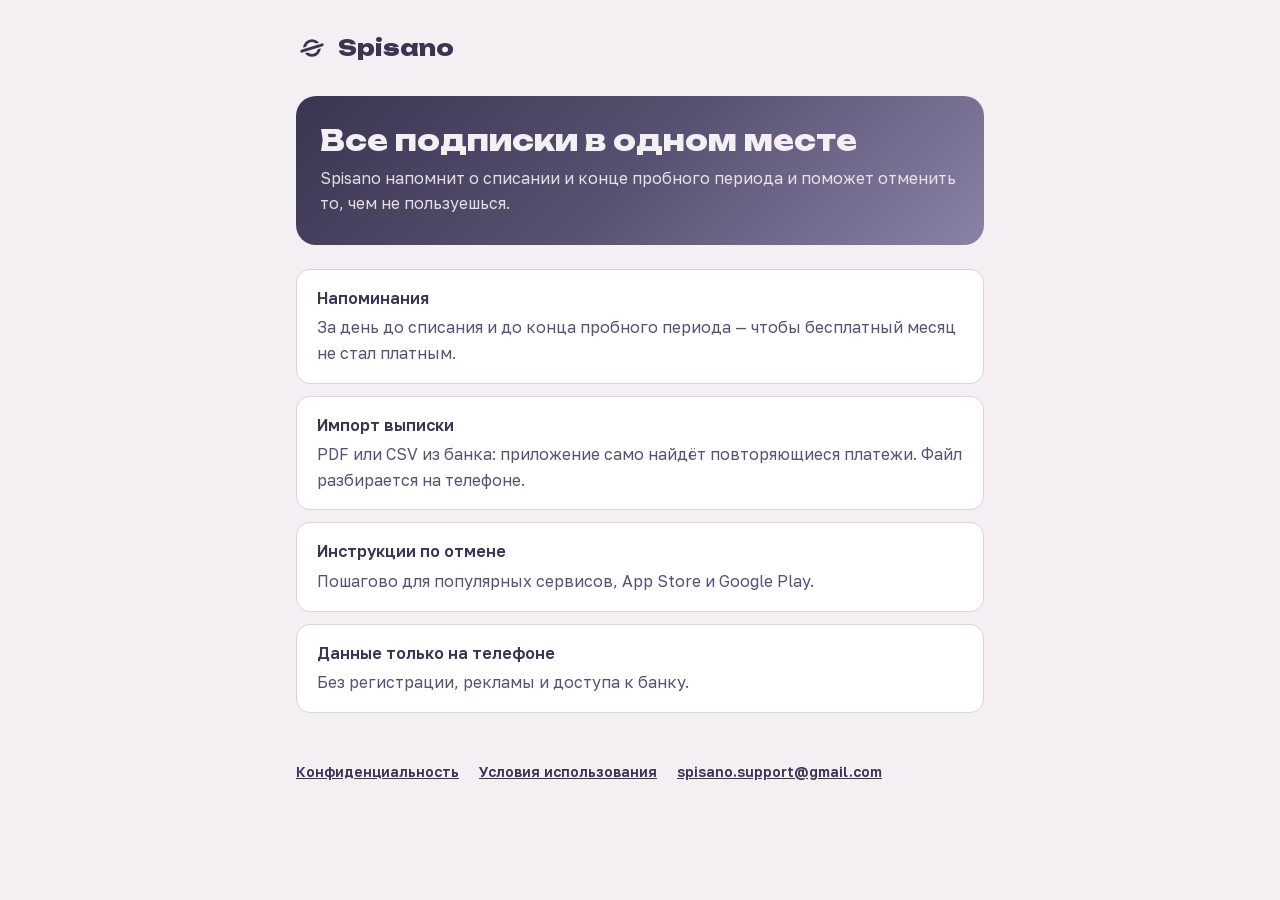
<file: index.html>
<!doctype html>
<html lang="ru">
<head>
  <meta charset="utf-8">
  <meta name="viewport" content="width=device-width, initial-scale=1">
  <title>Spisano — трекер подписок</title>
  <meta name="description" content="Все подписки в одном месте: напоминания о списаниях и концах пробного периода, импорт выписки и инструкции по отмене.">
  <link rel="stylesheet" href="style.css">
</head>
<body>
<main>
  <a class="brand" href="./">
    <svg viewBox="0 0 100 100" aria-hidden="true"><defs><mask id="m"><rect width="100" height="100" fill="#fff"/><line x1="18" y1="60" x2="82" y2="40" stroke="#000" stroke-width="19" stroke-linecap="round"/></mask></defs><circle cx="50" cy="50" r="23" fill="none" stroke="currentColor" stroke-width="9" mask="url(#m)"/><line x1="18" y1="60" x2="82" y2="40" stroke="currentColor" stroke-width="9" stroke-linecap="round"/></svg>
    <span>Spisano</span>
  </a>

  <section class="hero">
    <h1>Все подписки в одном месте</h1>
    <p>Spisano напомнит о списании и конце пробного периода и поможет отменить то, чем не пользуешься.</p>
  </section>

  <div class="card"><b>Напоминания</b><p>За день до списания и до конца пробного периода — чтобы бесплатный месяц не стал платным.</p></div>
  <div class="card"><b>Импорт выписки</b><p>PDF или CSV из банка: приложение само найдёт повторяющиеся платежи. Файл разбирается на телефоне.</p></div>
  <div class="card"><b>Инструкции по отмене</b><p>Пошагово для популярных сервисов, App Store и Google Play.</p></div>
  <div class="card"><b>Данные только на телефоне</b><p>Без регистрации, рекламы и доступа к банку.</p></div>

  <footer>
    <a href="privacy.html">Конфиденциальность</a>
    <a href="terms.html">Условия использования</a>
    <a href="mailto:spisano.support@gmail.com">spisano.support@gmail.com</a>
  </footer>
</main>
</body>
</html>
</file>
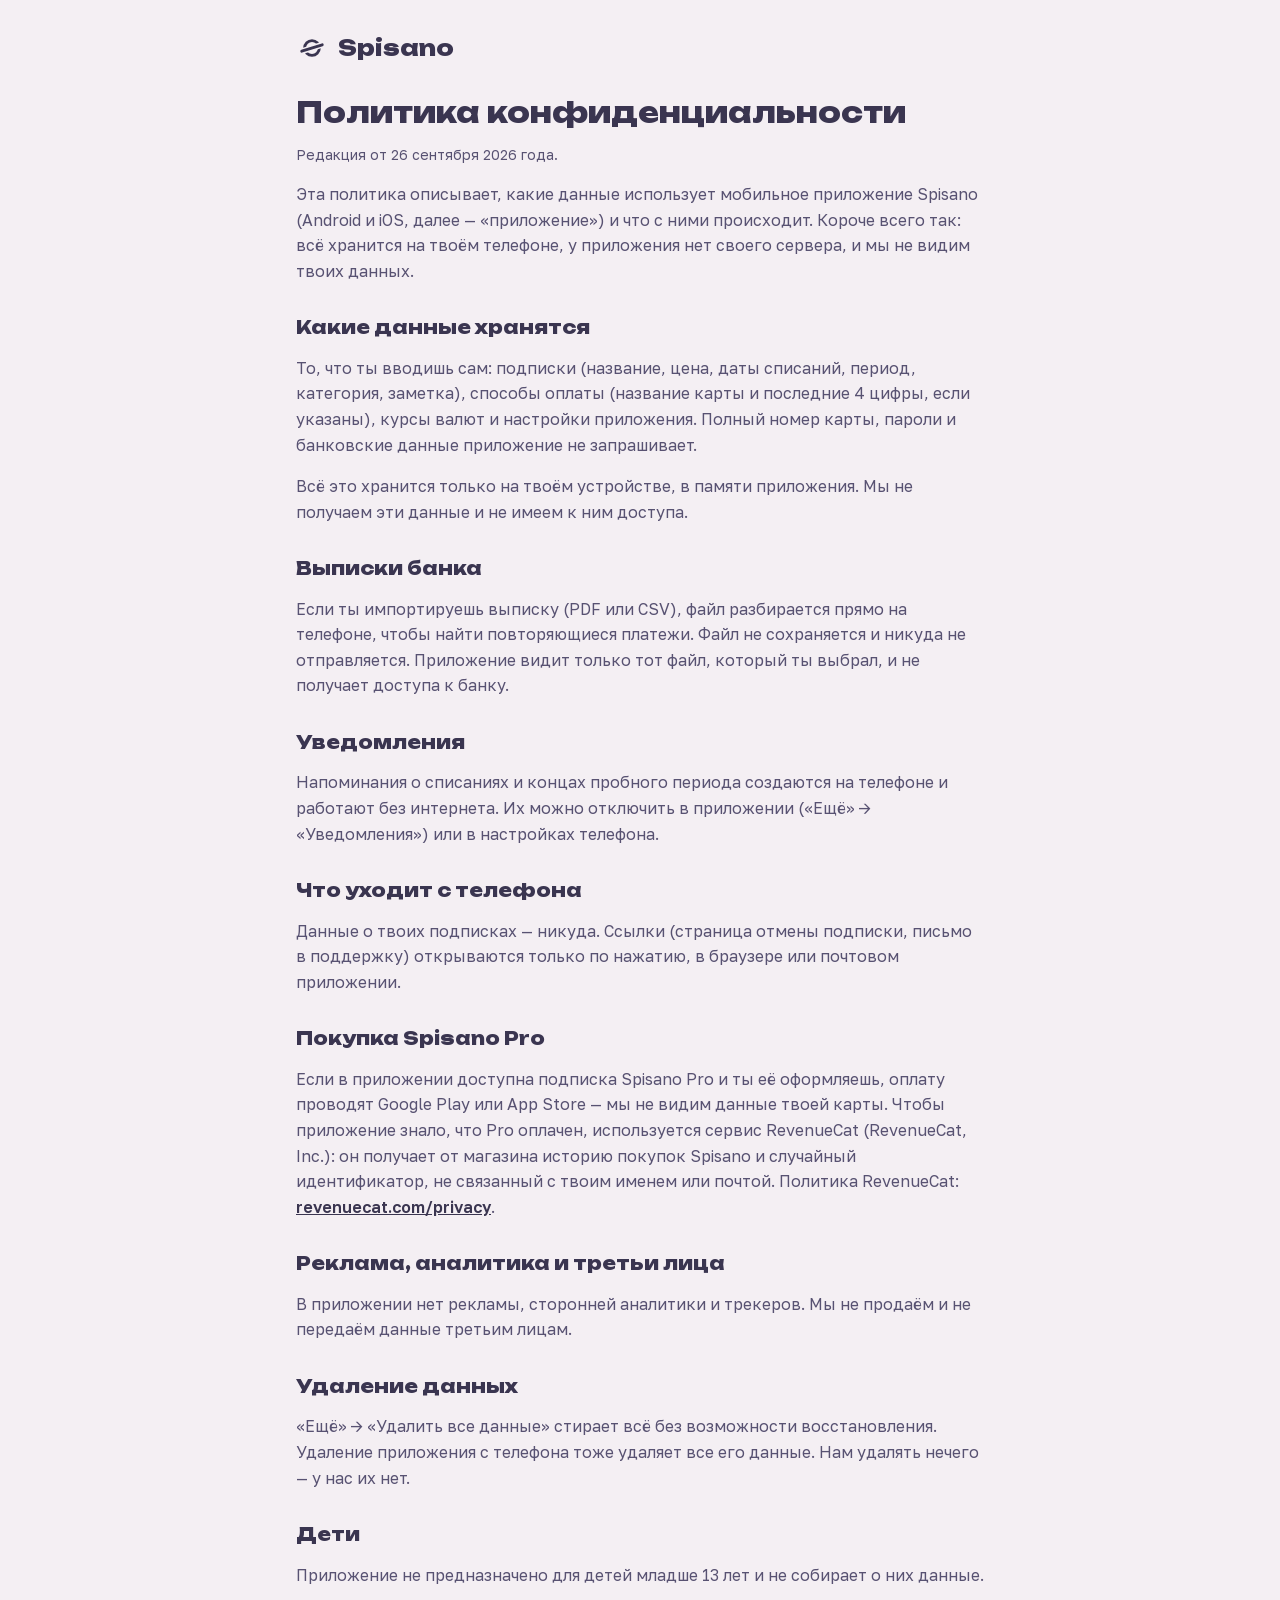
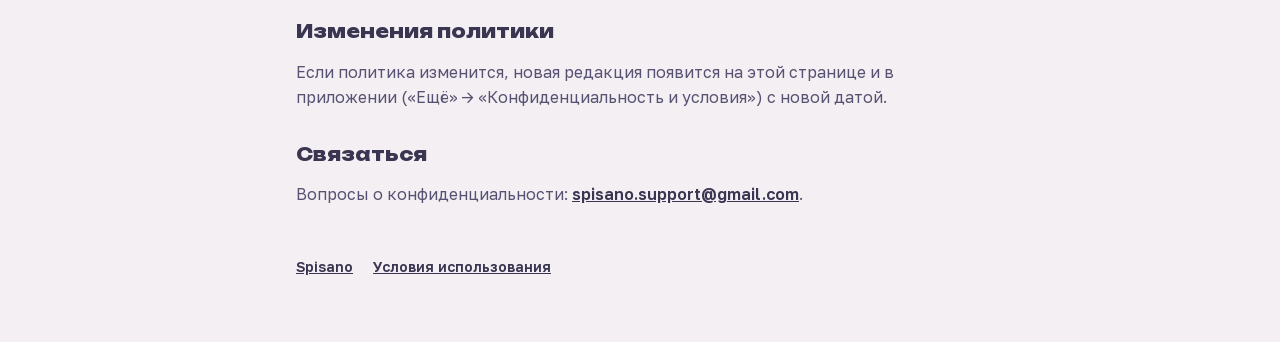
<file: privacy.html>
<!doctype html>
<html lang="ru">
<head>
  <meta charset="utf-8">
  <meta name="viewport" content="width=device-width, initial-scale=1">
  <title>Политика конфиденциальности — Spisano</title>
  <link rel="stylesheet" href="style.css">
</head>
<body>
<main>
  <a class="brand" href="./">
    <svg viewBox="0 0 100 100" aria-hidden="true"><defs><mask id="m"><rect width="100" height="100" fill="#fff"/><line x1="18" y1="60" x2="82" y2="40" stroke="#000" stroke-width="19" stroke-linecap="round"/></mask></defs><circle cx="50" cy="50" r="23" fill="none" stroke="currentColor" stroke-width="9" mask="url(#m)"/><line x1="18" y1="60" x2="82" y2="40" stroke="currentColor" stroke-width="9" stroke-linecap="round"/></svg>
    <span>Spisano</span>
  </a>

  <h1>Политика конфиденциальности</h1>
  <p class="updated">Редакция от 26 сентября 2026 года.</p>

  <p>Эта политика описывает, какие данные использует мобильное приложение Spisano (Android и iOS, далее — «приложение») и что с ними происходит. Короче всего так: всё хранится на твоём телефоне, у приложения нет своего сервера, и мы не видим твоих данных.</p>

  <h2>Какие данные хранятся</h2>
  <p>То, что ты вводишь сам: подписки (название, цена, даты списаний, период, категория, заметка), способы оплаты (название карты и последние 4 цифры, если указаны), курсы валют и настройки приложения. Полный номер карты, пароли и банковские данные приложение не запрашивает.</p>
  <p>Всё это хранится только на твоём устройстве, в памяти приложения. Мы не получаем эти данные и не имеем к ним доступа.</p>

  <h2>Выписки банка</h2>
  <p>Если ты импортируешь выписку (PDF или CSV), файл разбирается прямо на телефоне, чтобы найти повторяющиеся платежи. Файл не сохраняется и никуда не отправляется. Приложение видит только тот файл, который ты выбрал, и не получает доступа к банку.</p>

  <h2>Уведомления</h2>
  <p>Напоминания о списаниях и концах пробного периода создаются на телефоне и работают без интернета. Их можно отключить в приложении («Ещё» → «Уведомления») или в настройках телефона.</p>

  <h2>Что уходит с телефона</h2>
  <p>Данные о твоих подписках — никуда. Ссылки (страница отмены подписки, письмо в поддержку) открываются только по нажатию, в браузере или почтовом приложении.</p>

  <h2>Покупка Spisano Pro</h2>
  <p>Если в приложении доступна подписка Spisano Pro и ты её оформляешь, оплату проводят Google Play или App Store — мы не видим данные твоей карты. Чтобы приложение знало, что Pro оплачен, используется сервис RevenueCat (RevenueCat, Inc.): он получает от магазина историю покупок Spisano и случайный идентификатор, не связанный с твоим именем или почтой. Политика RevenueCat: <a href="https://www.revenuecat.com/privacy">revenuecat.com/privacy</a>.</p>

  <h2>Реклама, аналитика и третьи лица</h2>
  <p>В приложении нет рекламы, сторонней аналитики и трекеров. Мы не продаём и не передаём данные третьим лицам.</p>

  <h2>Удаление данных</h2>
  <p>«Ещё» → «Удалить все данные» стирает всё без возможности восстановления. Удаление приложения с телефона тоже удаляет все его данные. Нам удалять нечего — у нас их нет.</p>

  <h2>Дети</h2>
  <p>Приложение не предназначено для детей младше 13 лет и не собирает о них данные.</p>

  <h2>Изменения политики</h2>
  <p>Если политика изменится, новая редакция появится на этой странице и в приложении («Ещё» → «Конфиденциальность и условия») с новой датой.</p>

  <h2>Связаться</h2>
  <p>Вопросы о конфиденциальности: <a href="mailto:spisano.support@gmail.com">spisano.support@gmail.com</a>.</p>

  <footer>
    <a href="./">Spisano</a>
    <a href="terms.html">Условия использования</a>
  </footer>
</main>
</body>
</html>
</file>
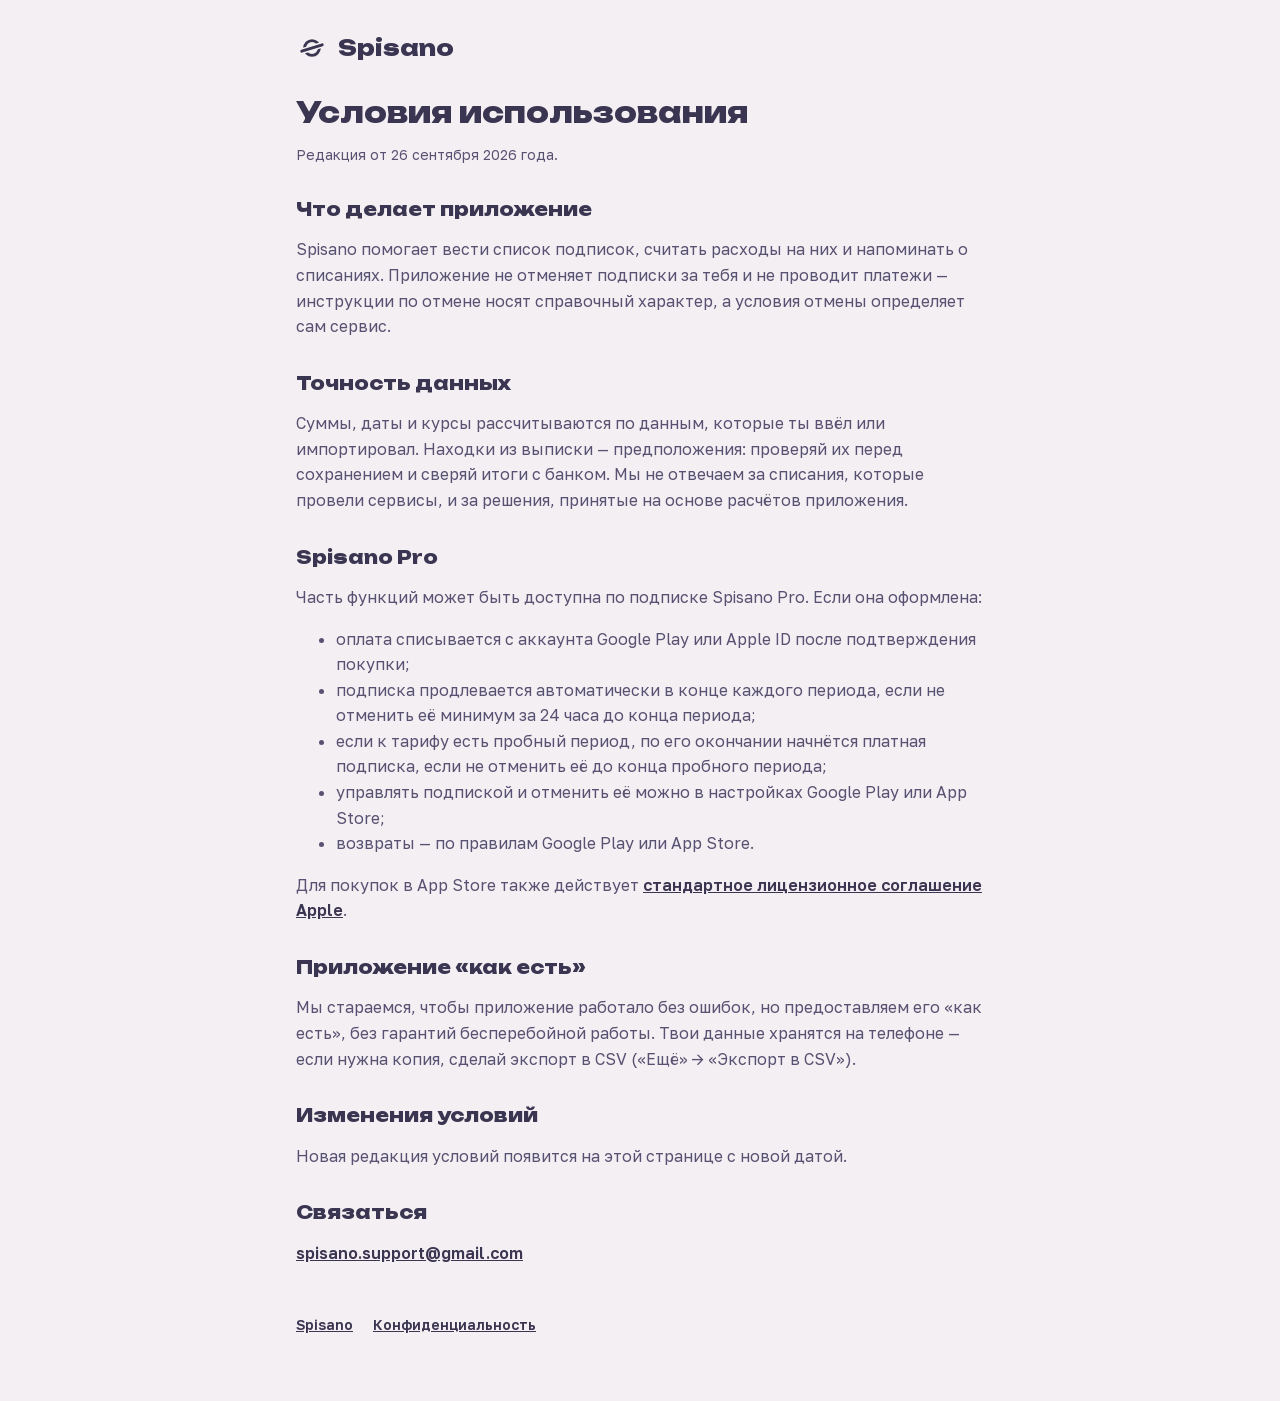
<file: terms.html>
<!doctype html>
<html lang="ru">
<head>
  <meta charset="utf-8">
  <meta name="viewport" content="width=device-width, initial-scale=1">
  <title>Условия использования — Spisano</title>
  <link rel="stylesheet" href="style.css">
</head>
<body>
<main>
  <a class="brand" href="./">
    <svg viewBox="0 0 100 100" aria-hidden="true"><defs><mask id="m"><rect width="100" height="100" fill="#fff"/><line x1="18" y1="60" x2="82" y2="40" stroke="#000" stroke-width="19" stroke-linecap="round"/></mask></defs><circle cx="50" cy="50" r="23" fill="none" stroke="currentColor" stroke-width="9" mask="url(#m)"/><line x1="18" y1="60" x2="82" y2="40" stroke="currentColor" stroke-width="9" stroke-linecap="round"/></svg>
    <span>Spisano</span>
  </a>

  <h1>Условия использования</h1>
  <p class="updated">Редакция от 26 сентября 2026 года.</p>

  <h2>Что делает приложение</h2>
  <p>Spisano помогает вести список подписок, считать расходы на них и напоминать о списаниях. Приложение не отменяет подписки за тебя и не проводит платежи — инструкции по отмене носят справочный характер, а условия отмены определяет сам сервис.</p>

  <h2>Точность данных</h2>
  <p>Суммы, даты и курсы рассчитываются по данным, которые ты ввёл или импортировал. Находки из выписки — предположения: проверяй их перед сохранением и сверяй итоги с банком. Мы не отвечаем за списания, которые провели сервисы, и за решения, принятые на основе расчётов приложения.</p>

  <h2>Spisano Pro</h2>
  <p>Часть функций может быть доступна по подписке Spisano Pro. Если она оформлена:</p>
  <ul>
    <li>оплата списывается с аккаунта Google Play или Apple ID после подтверждения покупки;</li>
    <li>подписка продлевается автоматически в конце каждого периода, если не отменить её минимум за 24 часа до конца периода;</li>
    <li>если к тарифу есть пробный период, по его окончании начнётся платная подписка, если не отменить её до конца пробного периода;</li>
    <li>управлять подпиской и отменить её можно в настройках Google Play или App Store;</li>
    <li>возвраты — по правилам Google Play или App Store.</li>
  </ul>
  <p>Для покупок в App Store также действует <a href="https://www.apple.com/legal/internet-services/itunes/dev/stdeula/">стандартное лицензионное соглашение Apple</a>.</p>

  <h2>Приложение «как есть»</h2>
  <p>Мы стараемся, чтобы приложение работало без ошибок, но предоставляем его «как есть», без гарантий бесперебойной работы. Твои данные хранятся на телефоне — если нужна копия, сделай экспорт в CSV («Ещё» → «Экспорт в CSV»).</p>

  <h2>Изменения условий</h2>
  <p>Новая редакция условий появится на этой странице с новой датой.</p>

  <h2>Связаться</h2>
  <p><a href="mailto:spisano.support@gmail.com">spisano.support@gmail.com</a></p>

  <footer>
    <a href="./">Spisano</a>
    <a href="privacy.html">Конфиденциальность</a>
  </footer>
</main>
</body>
</html>
</file>
<file: style.css>
/* Сайт Spisano: цвета и шрифты — из design/tokens.json приложения. */
@font-face { font-family: "Unbounded"; font-weight: 800; src: url("fonts/Unbounded-ExtraBold.ttf") format("truetype"); font-display: swap; }
@font-face { font-family: "Golos Text"; font-weight: 400; src: url("fonts/GolosText-Regular.ttf") format("truetype"); font-display: swap; }
@font-face { font-family: "Golos Text"; font-weight: 600; src: url("fonts/GolosText-SemiBold.ttf") format("truetype"); font-display: swap; }

:root {
  --bg: #F4EFF3;
  --surface: #FFFFFF;
  --border: #DCD3E0;
  --text: #3A3550;
  --muted: #585272;
  --primary: #3A3550;
  --hero: linear-gradient(135deg, #3A3550, #585272, #8A82A6);
  --on-hero: #F4EFF3;
}
@media (prefers-color-scheme: dark) {
  :root {
    --bg: #26223A;
    --surface: #312C47;
    --border: #585272;
    --text: #F4EFF3;
    --muted: #B7AFC9;
    --primary: #B7AFC9;
    --hero: linear-gradient(135deg, #585272, #8A82A6);
  }
}

* { box-sizing: border-box; }
body {
  margin: 0;
  background: var(--bg);
  color: var(--text);
  font: 400 16px/1.6 "Golos Text", system-ui, sans-serif;
}
main { max-width: 720px; margin: 0 auto; padding: 32px 16px 64px; }
a { color: var(--primary); font-weight: 600; }

.brand { display: flex; align-items: center; gap: 10px; color: var(--text); text-decoration: none; margin-bottom: 32px; }
.brand svg { width: 32px; height: 32px; }
.brand span { font: 800 22px/1 "Unbounded", sans-serif; }

h1 { font: 800 28px/1.2 "Unbounded", sans-serif; margin: 0 0 8px; }
h2 { font: 800 18px/1.3 "Unbounded", sans-serif; margin: 32px 0 8px; }
p, li { color: var(--muted); }
.updated { font-size: 14px; }

.hero {
  background: var(--hero);
  color: var(--on-hero);
  border-radius: 20px;
  padding: 28px 24px;
  margin-bottom: 24px;
}
.hero h1 { color: var(--on-hero); }
.hero p { color: var(--on-hero); opacity: .9; margin: 0; }

.card {
  background: var(--surface);
  border: 1px solid var(--border);
  border-radius: 14px;
  padding: 16px 20px;
  margin: 12px 0;
}
.card p { margin: 4px 0 0; }
.card b { color: var(--text); }

footer { margin-top: 48px; font-size: 14px; color: var(--muted); }
footer a { margin-right: 16px; }
</file>
